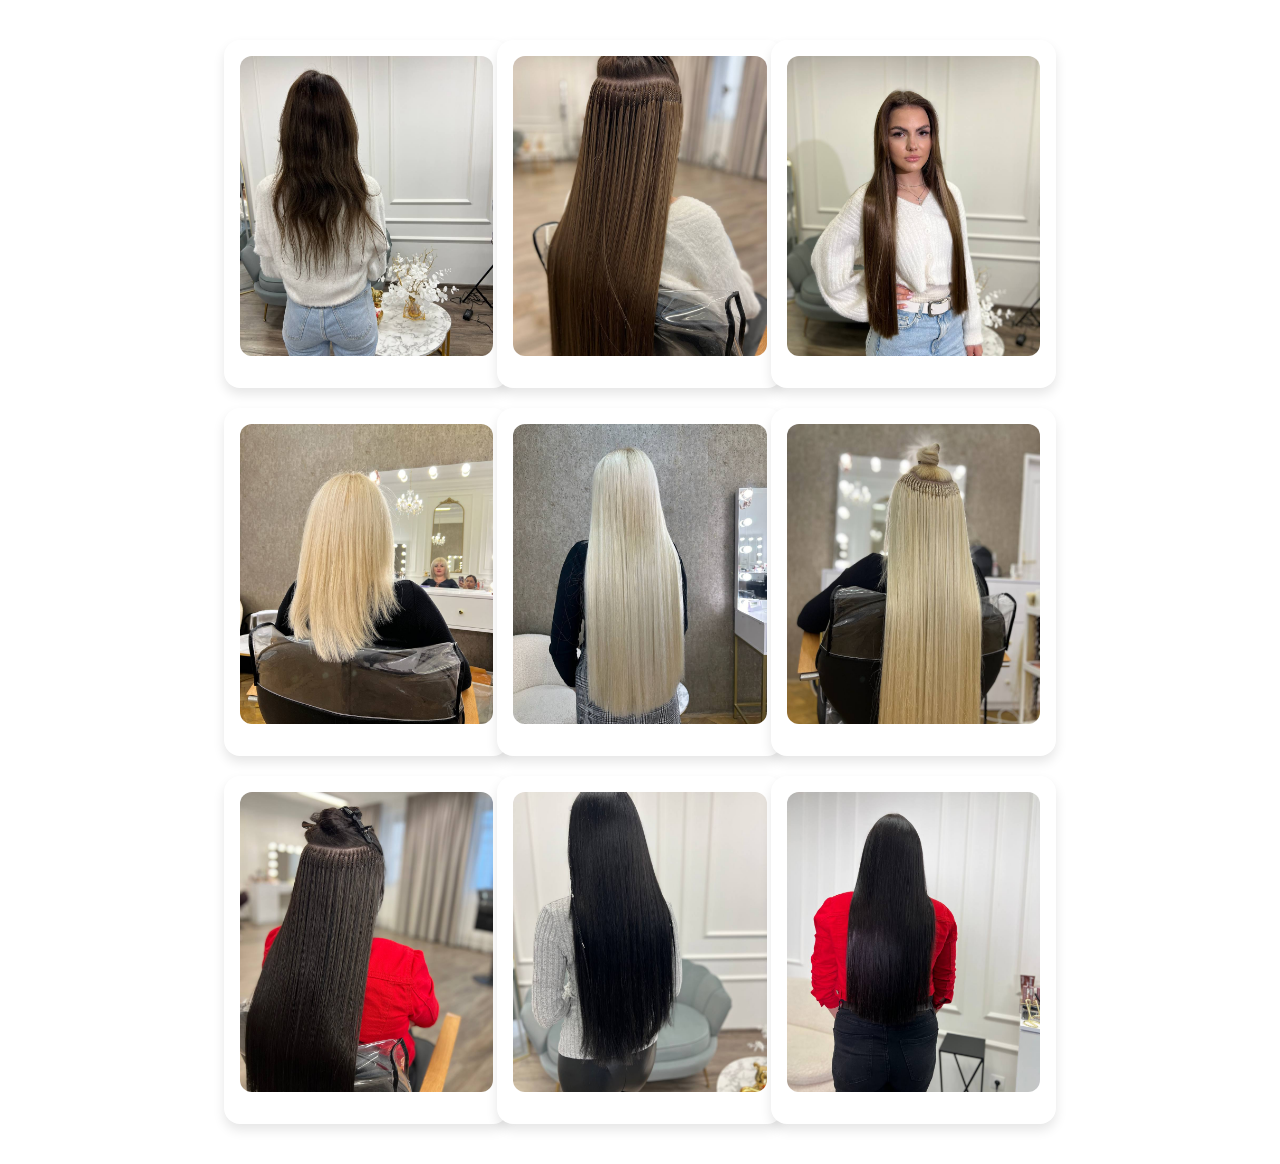
<file: afronaroshtena.html>
<!DOCTYPE html>
<html lang="uk">

<head>
    <meta charset="UTF-8">
    <meta name="viewport" content="width=device-width, initial-scale=1">
    <title>Афронарощення волосся</title>
    <link rel="stylesheet" href="style.css">
    <link rel="#afronaroshtena" href="./afronaroshtena.html">
</head>

<body>
  
    <section class="services">
        <div class="service-card">
        <img src="./img.11/photo_9_2025-07-09_11-40-28.jpg" alt="#">
        </div>
        <div class="service-card">
            <img src="./img.11/photo_8_2025-07-09_11-40-28.jpg" alt="#">
            </div>
            <div class="service-card">
                <img src="./img.11/photo_7_2025-07-09_11-40-28.jpg" alt="#">  </div>
                <div class="service-card">
                    <img src="./img.11/photo_6_2025-07-09_11-40-28.jpg" alt="#">      </div>
                    <div class="service-card">
                        <img src="./img.11/photo_5_2025-07-09_11-40-28.jpg" alt="#">          </div>
                        <div class="service-card">
                            <img src="./img.11/photo_4_2025-07-09_11-40-28.jpg" alt="#">              </div>
                            <div class="service-card">
                                <img src="./img.11/photo_1_2025-07-09_11-40-28.jpg" alt="#">                  </div>
                                <div class="service-card">
                                    <img src="./img.11/photo_3_2025-07-09_11-40-28.jpg" alt="#">                      </div>
                                    <div class="service-card">
                                        <img src="./img.11/photo_2_2025-07-09_11-40-28.jpg" alt="#">                          </div>
   
    
  </section>
</body>

</html>
</file>
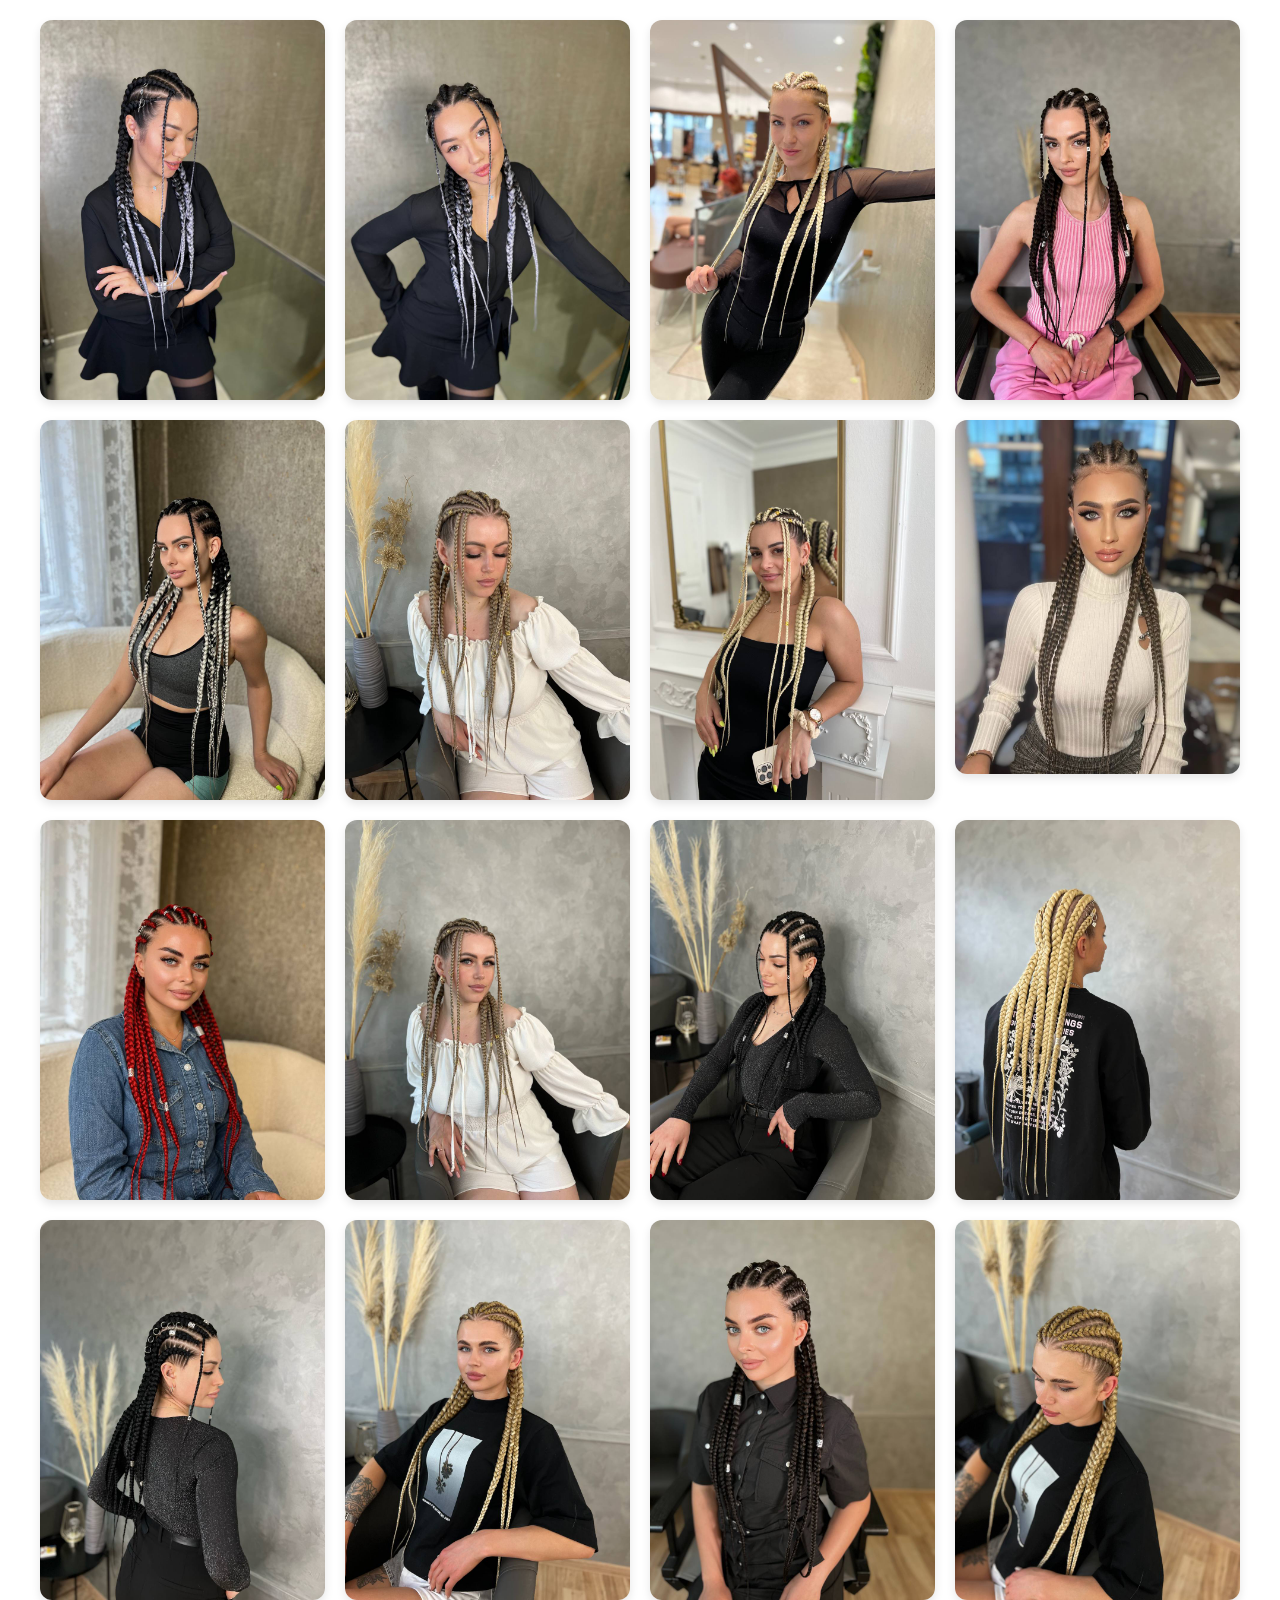
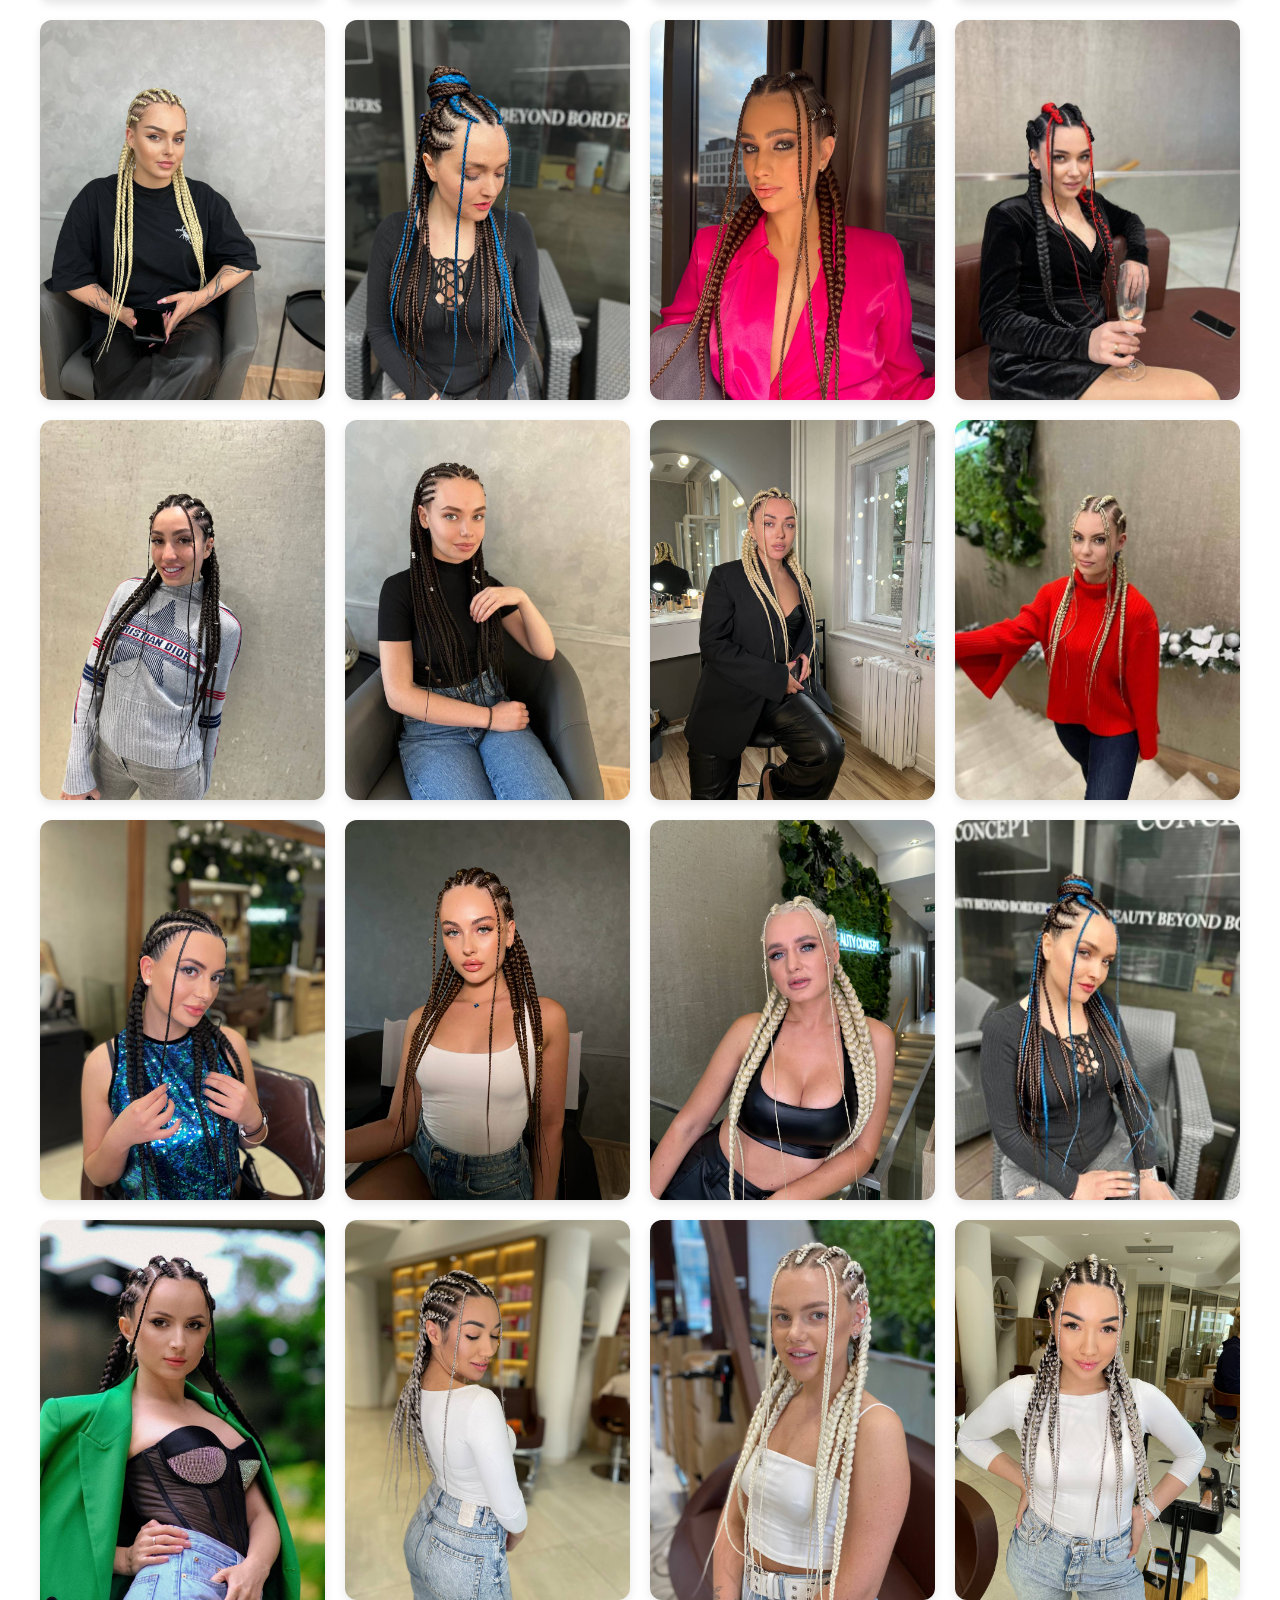
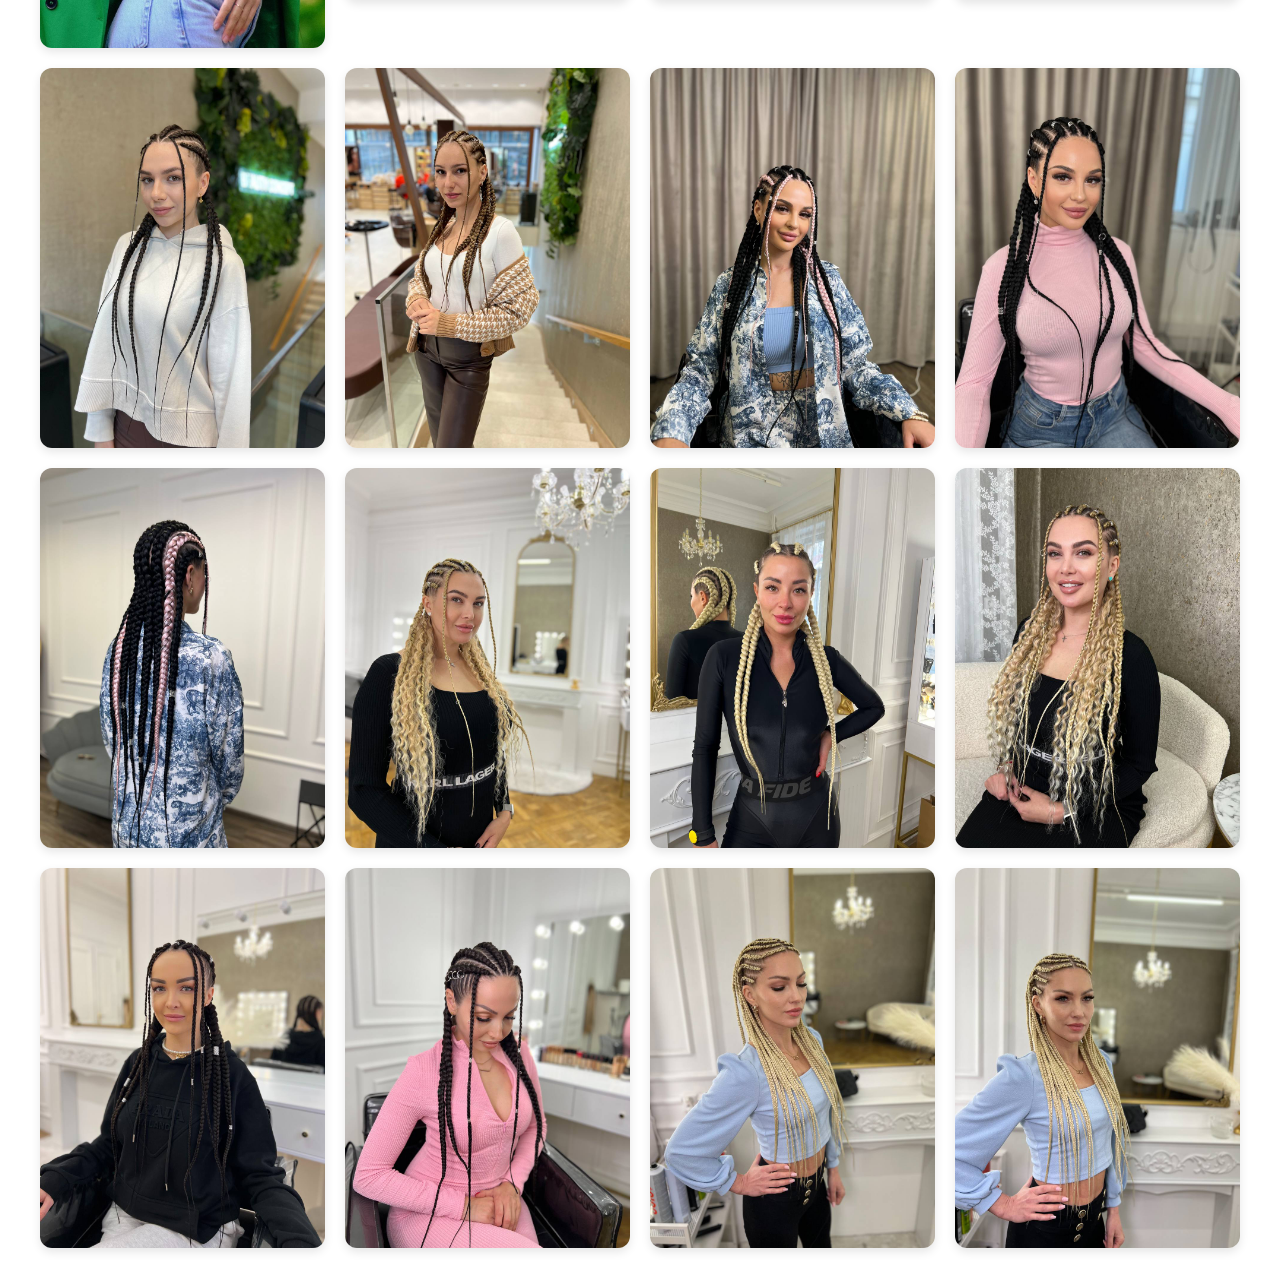
<file: breidu.html>
<!DOCTYPE html>
<html lang="uk">

<head>
    <meta charset="UTF-8">
    <meta name="viewport" content="width=device-width, initial-scale=1">
    <title>Брейди</title>
    <link rel="stylesheet" href="style.css">
    <link rel="#breidu" href="./breidu.html">
</head>

<body>
    <div class="gallery">
        <img src="./img.5/photo_1_2025-07-09_10-56-32.jpg" alt="#">
        <img src="./img.5/photo_2_2025-07-09_10-56-32.jpg" alt="#">
        <img src="./img.5/photo_3_2025-07-09_10-56-32.jpg" alt="#">
        <img src="./img.5/photo_4_2025-07-09_10-56-32.jpg" alt="#">
       
        <img src="./img.5/photo_5_2025-07-09_10-56-32.jpg" alt="#">
        <img src="./img.5/photo_6_2025-07-09_10-56-32.jpg" alt="#">
        <img src="./img.5/photo_7_2025-07-09_10-56-32.jpg" alt="#">
        <img src="./img.5/photo_8_2025-07-09_10-56-32.jpg" alt="#">

        <img src="./img.5/photo_9_2025-07-09_10-56-32.jpg" alt="#">
        <img src="./img.5/photo_10_2025-07-09_10-56-32.jpg" alt="#">
        <img src="./img.5/photo_11_2025-07-09_10-56-32.jpg" alt="#">
        <img src="./img.5/photo_12_2025-07-09_10-56-32.jpg" alt="#">

        <img src="./img.5/photo_13_2025-07-09_10-56-32.jpg" alt="#">
        <img src="./img.5/photo_14_2025-07-09_10-56-32.jpg" alt="#">
        <img src="./img.5/photo_15_2025-07-09_10-56-32.jpg" alt="#">
        <img src="./img.5/photo_16_2025-07-09_10-56-32.jpg" alt="#">

        <img src="./img.5/photo_17_2025-07-09_10-56-32.jpg" alt="#">
        <img src="./img.5/photo_18_2025-07-09_10-56-32.jpg" alt="#">
        <img src="./img.5/photo_19_2025-07-09_10-56-32.jpg" alt="#">
        <img src="./img.5/photo_20_2025-07-09_10-56-32.jpg" alt="#">

        <img src="./img.5/photo_21_2025-07-09_10-56-32.jpg" alt="#">
        <img src="./img.5/photo_22_2025-07-09_10-56-32.jpg" alt="#">
        <img src="./img.5/photo_23_2025-07-09_10-56-32.jpg" alt="#">
        <img src="./img.5/photo_24_2025-07-09_10-56-32.jpg" alt="#">

        <img src="./img.5/photo_25_2025-07-09_10-56-32.jpg" alt="#">
        <img src="./img.5/photo_26_2025-07-09_10-56-32.jpg" alt="#">
        <img src="./img.5/photo_27_2025-07-09_10-56-32.jpg" alt="#">
        <img src="./img.5/photo_28_2025-07-09_10-56-32.jpg" alt="#">

        <img src="./img.5/photo_29_2025-07-09_10-56-32.jpg" alt="#">
        <img src="./img.5/photo_30_2025-07-09_10-56-32.jpg" alt="#">
        <img src="./img.5/photo_31_2025-07-09_10-56-32.jpg" alt="#">
        <img src="./img.5/photo_32_2025-07-09_10-56-32.jpg" alt="#">

        <img src="./img.5/photo_33_2025-07-09_10-56-32.jpg" alt="#">
        <img src="./img.5/photo_34_2025-07-09_10-56-32.jpg" alt="#">
        <img src="./img.5/photo_35_2025-07-09_10-56-32.jpg" alt="#">
        <img src="./img.5/photo_36_2025-07-09_10-56-32.jpg" alt="#">

        <img src="./img.5/photo_37_2025-07-09_10-56-32.jpg" alt="#">
        <img src="./img.5/photo_38_2025-07-09_10-56-32.jpg" alt="#">
        <img src="./img.5/photo_39_2025-07-09_10-56-32.jpg" alt="#">
        <img src="./img.5/photo_40_2025-07-09_10-56-32.jpg" alt="#">

        <img src="./img.5/photo_41_2025-07-09_10-56-32.jpg" alt="#">
        <img src="./img.5/photo_42_2025-07-09_10-56-32.jpg" alt="#">
        <img src="./img.5/photo_43_2025-07-09_10-56-32.jpg" alt="#">
        <img src="./img.5/photo_44_2025-07-09_10-56-32.jpg" alt="#">
    </div>
</body>

</html>
</file>
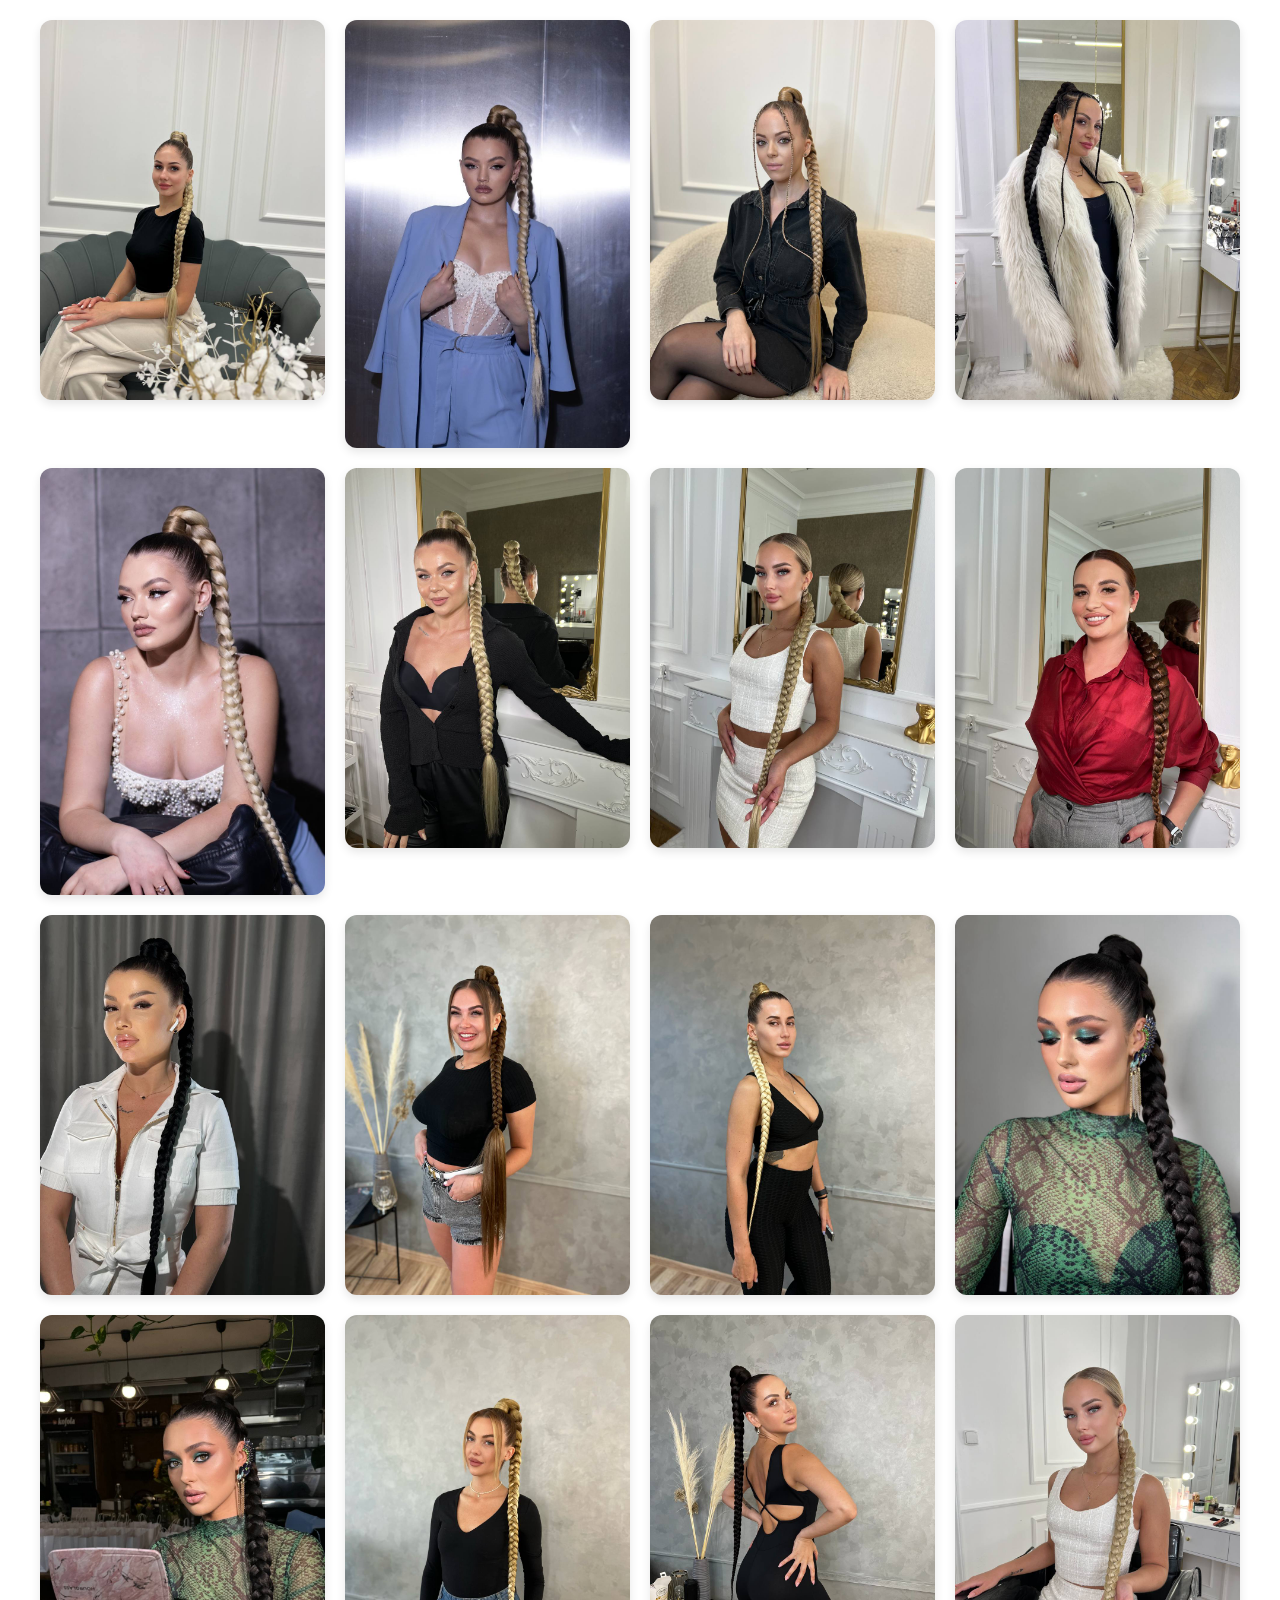
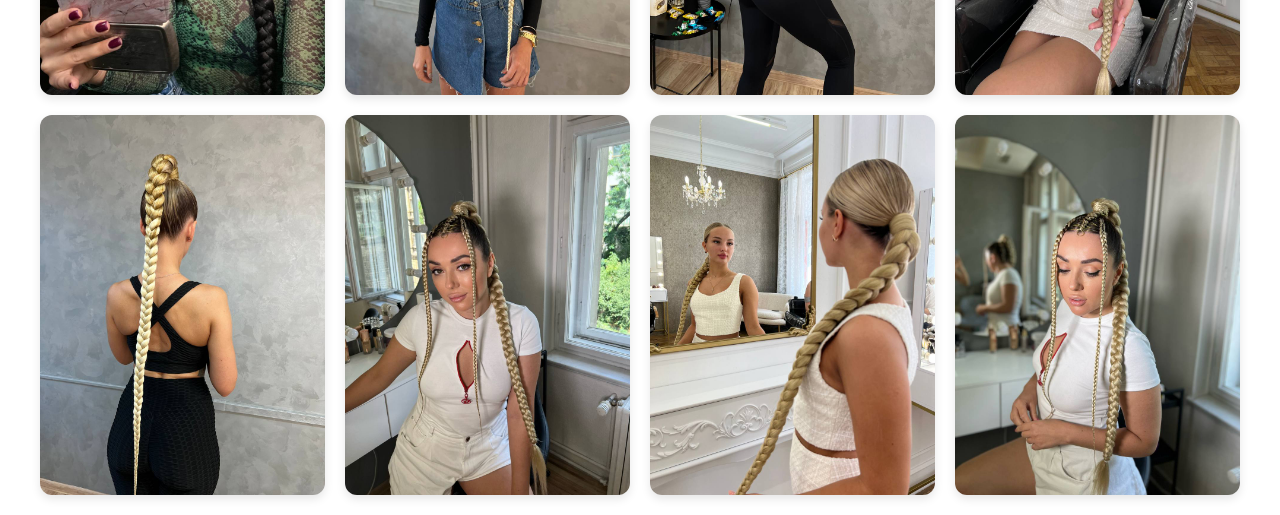
<file: kosakim.html>
<!DOCTYPE html>
<html lang="en">
<head>
    <meta charset="UTF-8">
    <meta name="viewport" content="width=device-width, initial-scale=1.0">
    <title>Коса Кім</title>
    <link rel="stylesheet" href="style.css">
    <link rel="#kosakim.html" href="./kosakim.html">
</head>
<body>
    <div class="gallery">
        <img src="./img.3/photo_1_2025-07-09_11-11-24.jpg" alt="#">
        <img src="./img.3/photo_2_2025-07-09_11-11-24.jpg" alt="#">
        <img src="./img.3/photo_3_2025-07-09_11-11-24.jpg" alt="#">
        <img src="./img.3/photo_4_2025-07-09_11-11-24.jpg" alt="#">
    
        <img src="./img.3/photo_5_2025-07-09_11-11-24.jpg" alt="#">
        <img src="./img.3/photo_6_2025-07-09_11-11-24.jpg" alt="#">
        <img src="./img.3/photo_7_2025-07-09_11-11-24.jpg" alt="#">
        <img src="./img.3/photo_8_2025-07-09_11-11-24.jpg" alt="#">
    
        <img src="./img.3/photo_9_2025-07-09_11-11-24.jpg" alt="#">
        <img src="./img.3/photo_10_2025-07-09_11-11-24.jpg" alt="#">
        <img src="./img.3/photo_11_2025-07-09_11-11-24.jpg" alt="#">
        <img src="./img.3/photo_12_2025-07-09_11-11-24.jpg" alt="#">
    
        <img src="./img.3/photo_13_2025-07-09_11-11-24.jpg" alt="#">
        <img src="./img.3/photo_14_2025-07-09_11-11-24.jpg" alt="#">
        <img src="./img.3/photo_15_2025-07-09_11-11-24.jpg" alt="#">
        <img src="./img.3/photo_16_2025-07-09_11-11-24.jpg" alt="#">
    
        <img src="./img.3/photo_17_2025-07-09_11-11-24.jpg" alt="#">
        <img src="./img.3/photo_18_2025-07-09_11-11-24.jpg" alt="#">
        <img src="./img.3/photo_19_2025-07-09_11-11-24.jpg" alt="#">
        <img src="./img.3/photo_20_2025-07-09_11-11-24.jpg" alt="#">
</div>
</body>
</html>
</file>
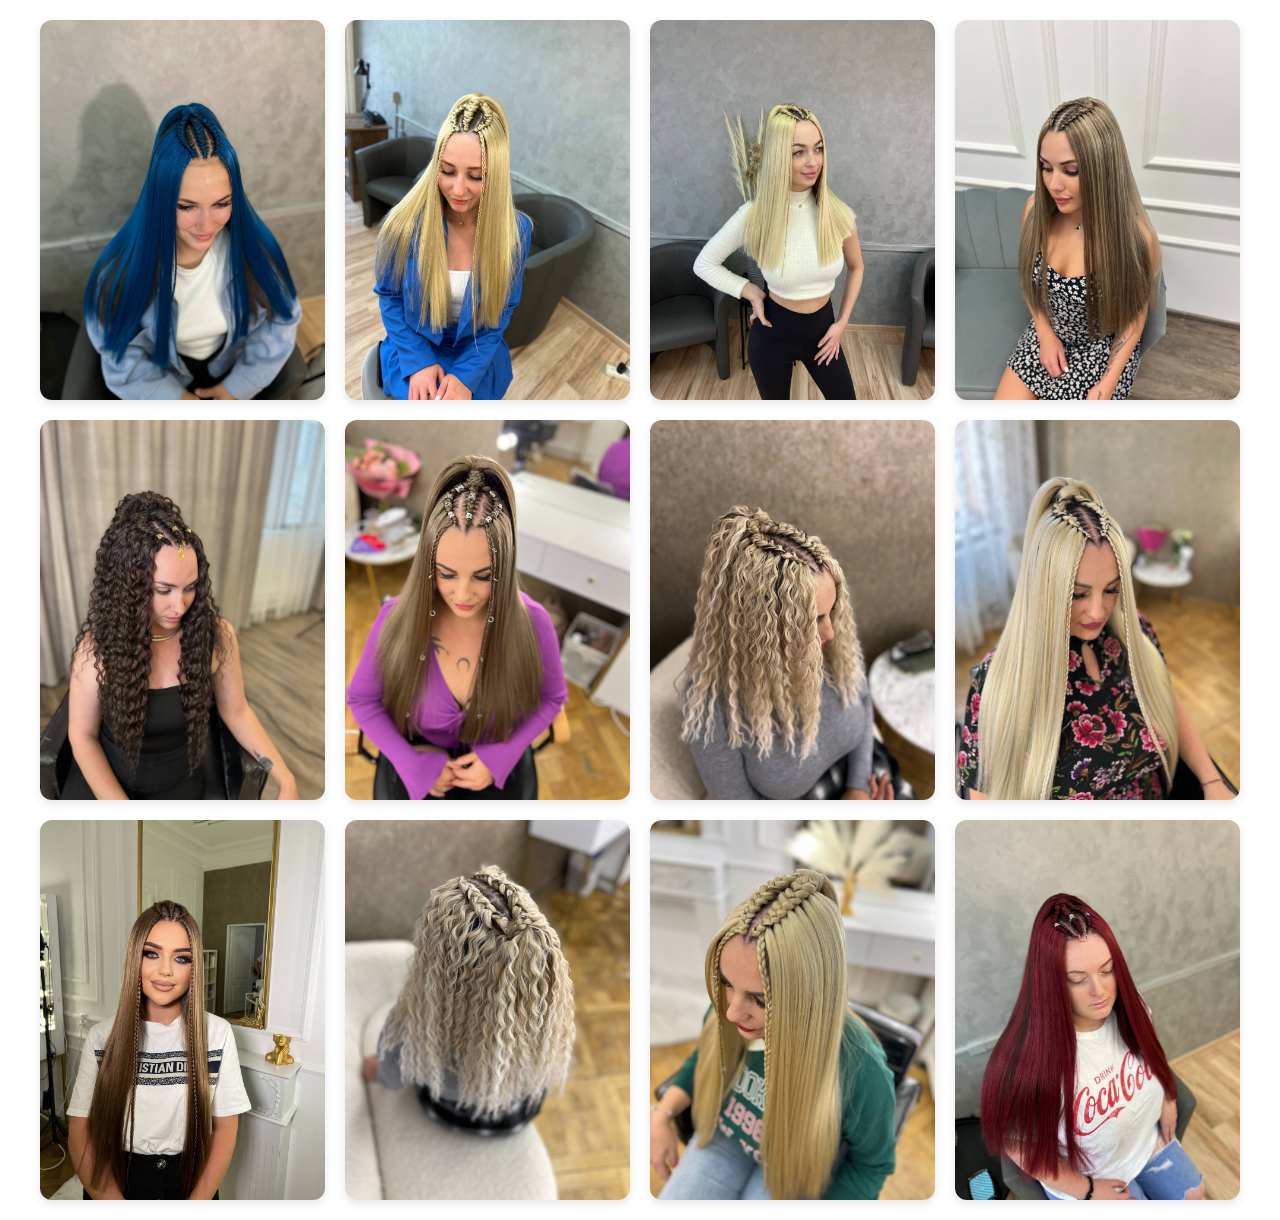
<file: vodopad.html>
<!DOCTYPE html>
<html lang="en">

<head>
    <meta charset="UTF-8">
    <meta name="viewport" content="width=device-width, initial-scale=1.0">
    <title>Зачіска Водоспад</title>
    <link rel="stylesheet" href="style.css">
    <link rel="#vodopad.html" href="./vodopad.html">
</head>

<body>
    <div class="gallery">
        <img src="./img.6/photo_10_2025-07-08_19-15-22.jpg" alt="#">
        <img src="./img.6/photo_11_2025-07-08_19-15-22.jpg" alt="#">
        <img src="./img.6/photo_12_2025-07-08_19-15-22.jpg" alt="#">
        <img src="./img.6/photo_1_2025-07-08_19-15-22.jpg" alt="#">
        <img src="./img.6/photo_2_2025-07-08_19-15-22.jpg" alt="#">
        <img src="./img.6/photo_3_2025-07-08_19-15-22.jpg" alt="#">
        <img src="./img.6/photo_4_2025-07-08_19-15-22.jpg" alt="#">
    
        <img src="./img.6/photo_5_2025-07-08_19-15-22.jpg" alt="#">
        <img src="./img.6/photo_6_2025-07-08_19-15-22.jpg" alt="#">
        <img src="./img.6/photo_7_2025-07-08_19-15-22.jpg" alt="#">
        <img src="./img.6/photo_8_2025-07-08_19-15-22.jpg" alt="#">
        <img src="./img.6/photo_9_2025-07-08_19-15-22.jpg" alt="#">
    </div>
</body>

</html>
</file>
<file: style.css>
body {
    margin: 0;
    font-family: "Arial", sans-serif;
    color: #333;
    background-color: #fff;
}

.hero {
    background: linear-gradient(to right, #333, #fff);
    text-align: center;
    padding: 100px 20px;
    color: #fff;
}
.bebe{
    color: #f8f8f8;
}
.hero h1 {
    font-size: 3rem;
    margin-bottom: 10px;
}

.hero p {
    font-size: 1.2rem;
    margin-bottom: 20px;
}
.services {
    display: grid;
    grid-template-columns: repeat(auto-fit, minmax(220px, 1fr));
    gap: 20px;
    padding: 40px;
    justify-items: center;
}

.service-card {
    background-color: #fff;
    border-radius: 16px;
    box-shadow: 0 6px 12px rgba(0, 0, 0, 0.1);
    text-align: center;
    padding: 16px;
    width: 100%;
    max-width: 260px;
    
    transition: transform 0.3s ease;
}

.service-card img {
    width: 100%;
    height: 300px;
    object-fit: cover;
    border-radius: 12px;
    margin-bottom: 12px;
}

.service-card p {
    font-size: 16px;
    font-weight: 600;
    color: #333;
}

.service-card:hover {
    transform: translateY(-6px);
}

/* Останній блок по центру */
.center-card {
    grid-column: 1 / -1;
    justify-self: center;
}
.btn {
    background-color: #333;
    color: white;
    padding: 12px 24px;
    text-decoration: none;
    border-radius: 25px;
    font-weight: bold;
    transition: background 0.3s;
}

.btn:hover {
    background-color: #333;
}

section {
    padding: 60px 20px;
    max-width: 800px;
    margin: auto;
}

h2 {
    text-align: center;
    margin-bottom: 20px;
    color: #333;
}



.contacts p,
.contacts a {
    text-align: center;
    display: block;
    margin: 8px 0;
    color: #555;
}

footer {
    text-align: center;
    background-color: #f8f8f8;
    padding: 20px;
    font-size: 0.9rem;
    color: #999;
}
.gallery {
    display: grid;
    gap: 20px;
    grid-template-columns: repeat(auto-fit, minmax(250px, 1fr));
    padding: 20px;
    max-width: 1200px;
    margin: 0 auto;
}

.gallery img {
    width: 100%;
    height: auto;
    border-radius: 12px;
    box-shadow: 0 4px 10px rgba(0, 0, 0, 0.1);
    transition: transform 0.3s ease;
}

.gallery img:hover {
    transform: scale(1.03);
}
</file>
